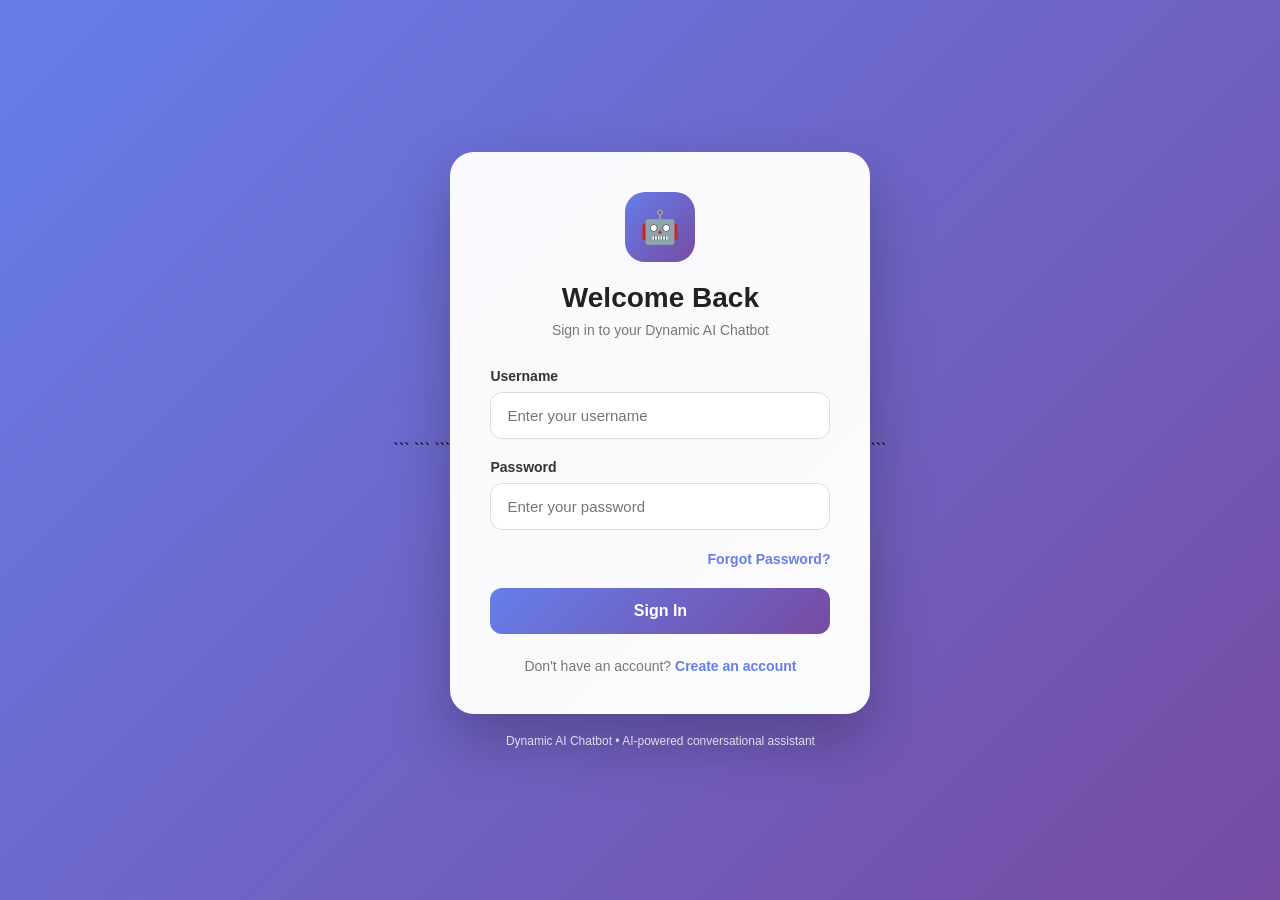
<file: static/login.html>
<!DOCTYPE html>

<html lang="en">
<head>
    <meta charset="UTF-8">
    <meta name="viewport" content="width=device-width, initial-scale=1.0">
    <title>Login - Dynamic AI Chatbot</title>

```
<style>
    * {
        box-sizing: border-box;
        margin: 0;
        padding: 0;
    }

    body {
        min-height: 100vh;
        display: flex;
        align-items: center;
        justify-content: center;
        font-family: Arial, Helvetica, sans-serif;
        background: linear-gradient(135deg, #667eea, #764ba2);
        padding: 20px;
    }

    .login-container {
        width: 100%;
        max-width: 420px;
    }

    .login-card {
        background: rgba(255, 255, 255, 0.97);
        border-radius: 24px;
        padding: 40px;
        box-shadow: 0 25px 60px rgba(0, 0, 0, 0.25);
    }

    .logo {
        width: 70px;
        height: 70px;
        margin: 0 auto 20px;
        border-radius: 20px;
        display: flex;
        align-items: center;
        justify-content: center;
        background: linear-gradient(135deg, #667eea, #764ba2);
        color: white;
        font-size: 32px;
    }

    h1 {
        text-align: center;
        color: #222;
        font-size: 28px;
        margin-bottom: 8px;
    }

    .subtitle {
        text-align: center;
        color: #777;
        margin-bottom: 30px;
        font-size: 14px;
    }

    .form-group {
        margin-bottom: 20px;
    }

    label {
        display: block;
        margin-bottom: 8px;
        color: #333;
        font-size: 14px;
        font-weight: 600;
    }

    input {
        width: 100%;
        padding: 14px 16px;
        border: 1px solid #ddd;
        border-radius: 12px;
        font-size: 15px;
        outline: none;
        transition: 0.2s;
    }

    input:focus {
        border-color: #667eea;
        box-shadow: 0 0 0 3px rgba(102, 126, 234, 0.15);
    }

    .login-btn {
        width: 100%;
        padding: 14px;
        border: none;
        border-radius: 12px;
        background: linear-gradient(135deg, #667eea, #764ba2);
        color: white;
        font-size: 16px;
        font-weight: 600;
        cursor: pointer;
        transition: 0.2s;
    }

    .login-btn:hover {
        transform: translateY(-1px);
        box-shadow: 0 8px 20px rgba(102, 126, 234, 0.3);
    }

    .login-btn:disabled {
        opacity: 0.6;
        cursor: not-allowed;
        transform: none;
    }

    .message {
        display: none;
        margin-bottom: 18px;
        padding: 12px;
        border-radius: 10px;
        text-align: center;
        font-size: 14px;
    }

    .message.error {
        display: block;
        background: #fee2e2;
        color: #b91c1c;
    }

    .message.success {
        display: block;
        background: #dcfce7;
        color: #166534;
    }

    /* Forgot Password */
    .forgot-password {
        text-align: right;
        margin-top: 10px;
        margin-bottom: 20px;
    }

    .forgot-password a {
        color: #667eea;
        text-decoration: none;
        font-size: 14px;
        font-weight: 600;
    }

    .forgot-password a:hover {
        text-decoration: underline;
    }

    .register-link {
        text-align: center;
        margin-top: 24px;
        color: #777;
        font-size: 14px;
    }

    .register-link a {
        color: #667eea;
        text-decoration: none;
        font-weight: 600;
    }

    .register-link a:hover {
        text-decoration: underline;
    }

    .footer {
        text-align: center;
        margin-top: 20px;
        color: rgba(255, 255, 255, 0.8);
        font-size: 12px;
    }

    @media (max-width: 480px) {
        .login-card {
            padding: 30px 24px;
        }
    }
</style>
```

</head>

<body>

```
<div class="login-container">

    <div class="login-card">

        <div class="logo">
            🤖
        </div>

        <h1>Welcome Back</h1>

        <p class="subtitle">
            Sign in to your Dynamic AI Chatbot
        </p>

        <div id="message" class="message"></div>

        <form id="loginForm">

            <div class="form-group">
                <label for="username">
                    Username
                </label>

                <input
                    type="text"
                    id="username"
                    name="username"
                    placeholder="Enter your username"
                    required
                    autocomplete="username"
                >
            </div>

            <div class="form-group">
                <label for="password">
                    Password
                </label>

                <input
                    type="password"
                    id="password"
                    name="password"
                    placeholder="Enter your password"
                    required
                    autocomplete="current-password"
                >
            </div>

            <div class="forgot-password">
                <a href="/forgot-password">
                    Forgot Password?
                </a>
            </div>

            <button
                type="submit"
                class="login-btn"
                id="loginButton"
            >
                Sign In
            </button>

        </form>

        <div class="register-link">
            Don't have an account?
            <a href="/register">Create an account</a>
        </div>

    </div>

    <div class="footer">
        Dynamic AI Chatbot • AI-powered conversational assistant
    </div>

</div>

<script>
    const loginForm = document.getElementById("loginForm");
    const loginButton = document.getElementById("loginButton");
    const messageBox = document.getElementById("message");

    function showMessage(text, type) {
        messageBox.textContent = text;
        messageBox.className = "message " + type;
    }

    loginForm.addEventListener("submit", async function(event) {

        event.preventDefault();

        const username = document
            .getElementById("username")
            .value
            .trim();

        const password = document
            .getElementById("password")
            .value;

        if (!username || !password) {
            showMessage(
                "Please enter your username and password.",
                "error"
            );
            return;
        }

        loginButton.disabled = true;
        loginButton.textContent = "Signing in...";

        try {

            const response = await fetch("/api/login", {
                method: "POST",
                headers: {
                    "Content-Type": "application/json"
                },
                body: JSON.stringify({
                    username: username,
                    password: password
                })
            });

            const data = await response.json();

            if (data.success) {

                showMessage(
                    "Login successful! Opening chatbot...",
                    "success"
                );

                setTimeout(function() {
                    window.location.href = "/";
                }, 700);

            } else {

                showMessage(
                    data.message || "Login failed.",
                    "error"
                );

                loginButton.disabled = false;
                loginButton.textContent = "Sign In";
            }

        } catch (error) {

            console.error("Login error:", error);

            showMessage(
                "Unable to connect to the server.",
                "error"
            );

            loginButton.disabled = false;
            loginButton.textContent = "Sign In";
        }
    });
</script>
```

</body>
</html>
</file>
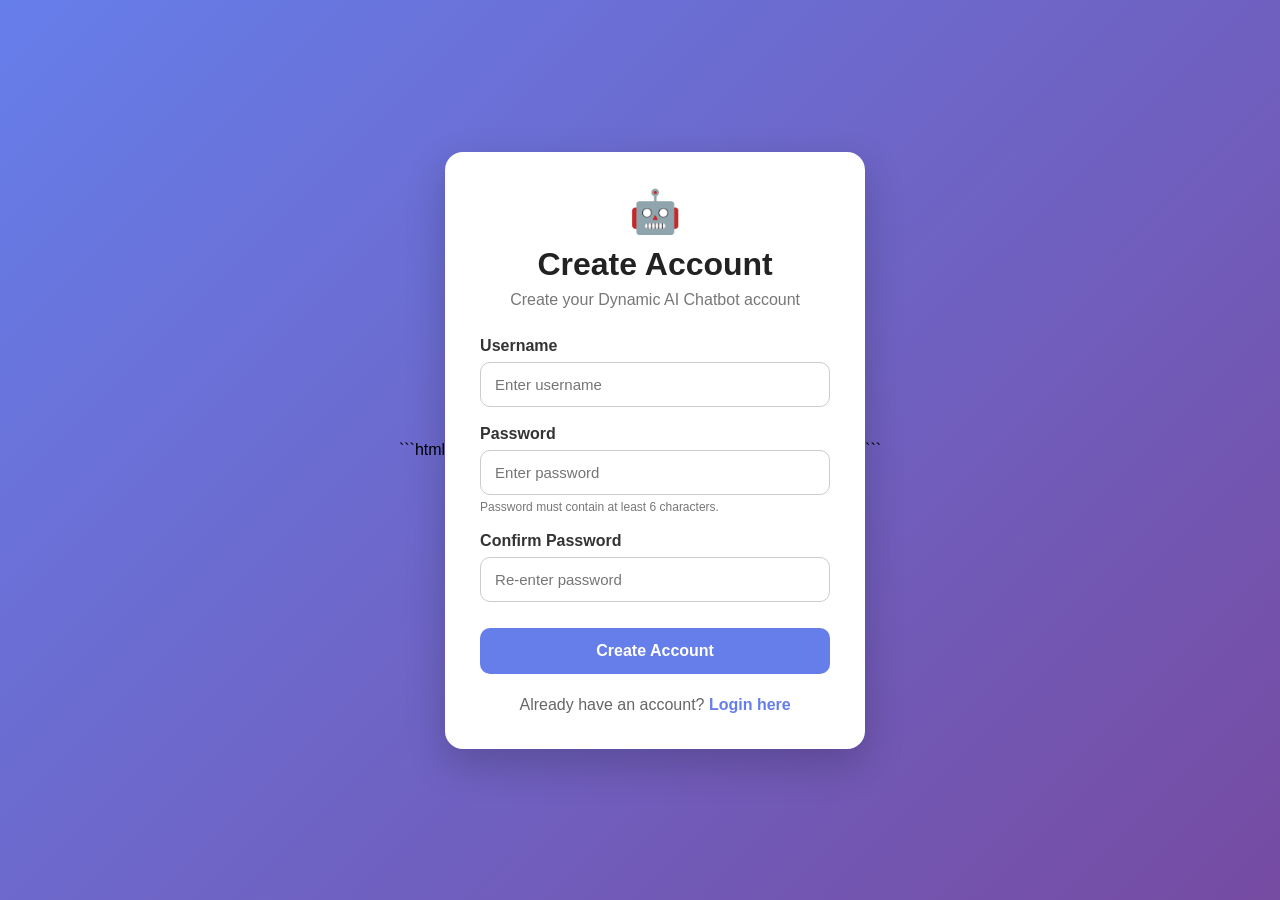
<file: static/register.html>
```html
<!DOCTYPE html>
<html lang="en">
<head>
    <meta charset="UTF-8">
    <meta name="viewport" content="width=device-width, initial-scale=1.0">

    <title>Create Account - Dynamic AI Chatbot</title>

    <style>
        * {
            box-sizing: border-box;
            margin: 0;
            padding: 0;
        }

        body {
            font-family: Arial, sans-serif;
            min-height: 100vh;
            display: flex;
            justify-content: center;
            align-items: center;
            background: linear-gradient(135deg, #667eea, #764ba2);
            padding: 20px;
        }

        .register-container {
            width: 100%;
            max-width: 420px;
            background: white;
            padding: 35px;
            border-radius: 18px;
            box-shadow: 0 15px 40px rgba(0, 0, 0, 0.2);
        }

        .logo {
            text-align: center;
            font-size: 42px;
            margin-bottom: 10px;
        }

        h1 {
            text-align: center;
            margin-bottom: 8px;
            color: #222;
        }

        .subtitle {
            text-align: center;
            color: #777;
            margin-bottom: 28px;
        }

        .form-group {
            margin-bottom: 18px;
        }

        label {
            display: block;
            margin-bottom: 7px;
            font-weight: 600;
            color: #333;
        }

        input {
            width: 100%;
            padding: 13px 14px;
            border: 1px solid #ccc;
            border-radius: 10px;
            font-size: 15px;
            outline: none;
        }

        input:focus {
            border-color: #667eea;
            box-shadow: 0 0 0 3px rgba(102, 126, 234, 0.12);
        }

        button {
            width: 100%;
            padding: 14px;
            border: none;
            border-radius: 10px;
            background: #667eea;
            color: white;
            font-size: 16px;
            font-weight: 600;
            cursor: pointer;
            margin-top: 8px;
        }

        button:hover {
            background: #5568d8;
        }

        button:disabled {
            opacity: 0.6;
            cursor: not-allowed;
        }

        .message {
            margin-top: 15px;
            padding: 12px;
            border-radius: 8px;
            text-align: center;
            display: none;
        }

        .error {
            background: #ffe5e5;
            color: #c62828;
        }

        .success {
            background: #e5f7e9;
            color: #2e7d32;
        }

        .login-link {
            text-align: center;
            margin-top: 22px;
            color: #666;
        }

        .login-link a {
            color: #667eea;
            text-decoration: none;
            font-weight: 600;
        }

        .login-link a:hover {
            text-decoration: underline;
        }

        .password-note {
            font-size: 12px;
            color: #777;
            margin-top: 5px;
        }
    </style>
</head>

<body>

<div class="register-container">

    <div class="logo">🤖</div>

    <h1>Create Account</h1>

    <p class="subtitle">
        Create your Dynamic AI Chatbot account
    </p>

    <form id="registerForm">

        <div class="form-group">
            <label for="username">Username</label>

            <input
                type="text"
                id="username"
                name="username"
                placeholder="Enter username"
                required
                autocomplete="username"
            >
        </div>

        <div class="form-group">
            <label for="password">Password</label>

            <input
                type="password"
                id="password"
                name="password"
                placeholder="Enter password"
                required
                autocomplete="new-password"
            >

            <div class="password-note">
                Password must contain at least 6 characters.
            </div>
        </div>

        <div class="form-group">
            <label for="confirmPassword">
                Confirm Password
            </label>

            <input
                type="password"
                id="confirmPassword"
                name="confirmPassword"
                placeholder="Re-enter password"
                required
                autocomplete="new-password"
            >
        </div>

        <button
            type="submit"
            id="registerButton"
        >
            Create Account
        </button>

    </form>

    <div
        id="message"
        class="message"
    ></div>

    <div class="login-link">
        Already have an account?
        <a href="/login">Login here</a>
    </div>

</div>


<script>

const registerForm = document.getElementById("registerForm");

const usernameInput =
    document.getElementById("username");

const passwordInput =
    document.getElementById("password");

const confirmPasswordInput =
    document.getElementById("confirmPassword");

const registerButton =
    document.getElementById("registerButton");

const message =
    document.getElementById("message");


function showMessage(text, type) {

    message.textContent = text;

    message.className =
        "message " + type;

    message.style.display = "block";
}


registerForm.addEventListener(
    "submit",
    async function(event) {

        event.preventDefault();

        const username =
            usernameInput.value.trim();

        const password =
            passwordInput.value;

        const confirmPassword =
            confirmPasswordInput.value;


        // Check passwords BEFORE sending request
        if (password !== confirmPassword) {

            showMessage(
                "Passwords do not match.",
                "error"
            );

            return;
        }


        if (password.length < 6) {

            showMessage(
                "Password must contain at least 6 characters.",
                "error"
            );

            return;
        }


        registerButton.disabled = true;

        registerButton.textContent =
            "Creating Account...";


        try {

            const response = await fetch(
                "/api/register",
                {
                    method: "POST",

                    headers: {
                        "Content-Type":
                            "application/json"
                    },

                    body: JSON.stringify({
                        username: username,
                        password: password,
                        confirmPassword: confirmPassword
                    })
                }
            );


            const result =
                await response.json();


            if (result.success) {

                showMessage(
                    "Account created successfully! Redirecting to login...",
                    "success"
                );


                setTimeout(
                    function() {

                        window.location.href =
                            "/login";

                    },
                    1500
                );

            } else {

                showMessage(
                    result.message ||
                    "Registration failed.",
                    "error"
                );

                registerButton.disabled = false;

                registerButton.textContent =
                    "Create Account";
            }


        } catch (error) {

            console.error(
                "Registration error:",
                error
            );

            showMessage(
                "Unable to connect to the server.",
                "error"
            );

            registerButton.disabled = false;

            registerButton.textContent =
                "Create Account";
        }

    }
);

</script>

</body>
</html>
```
</file>
